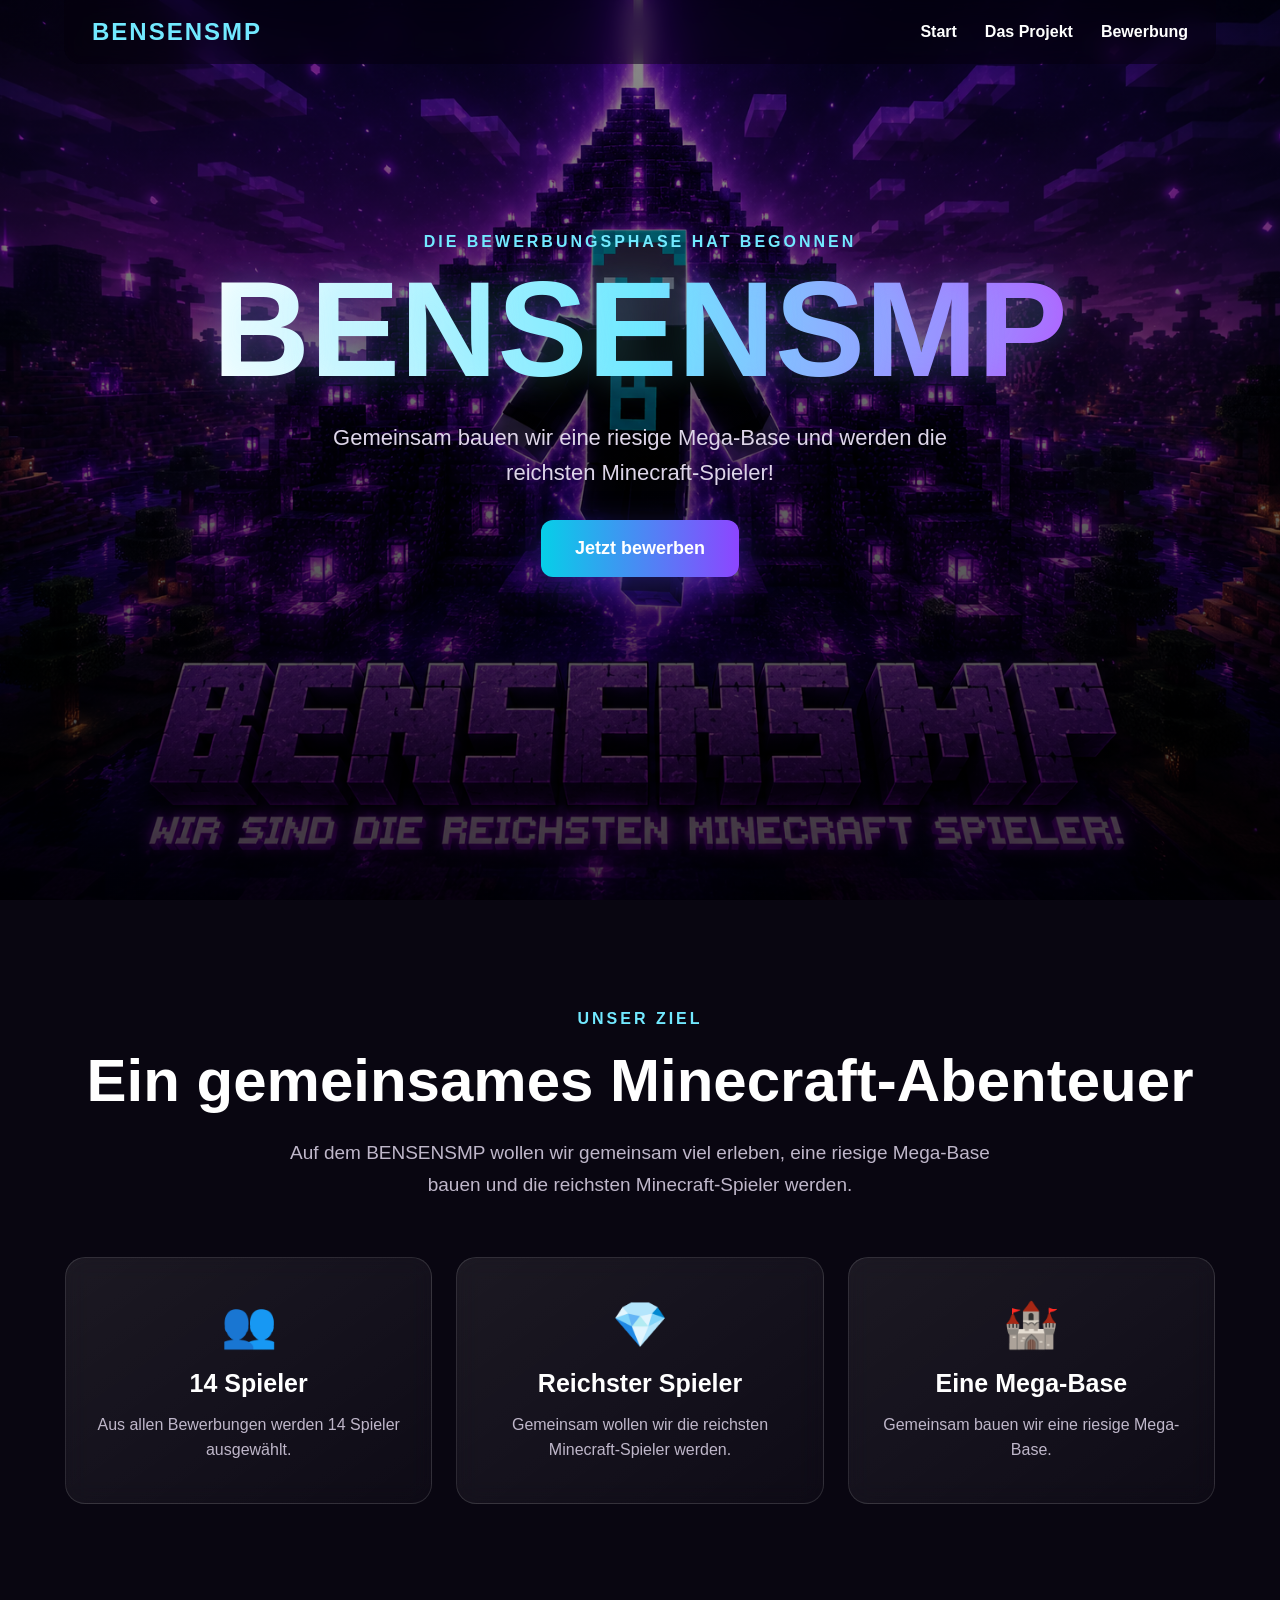
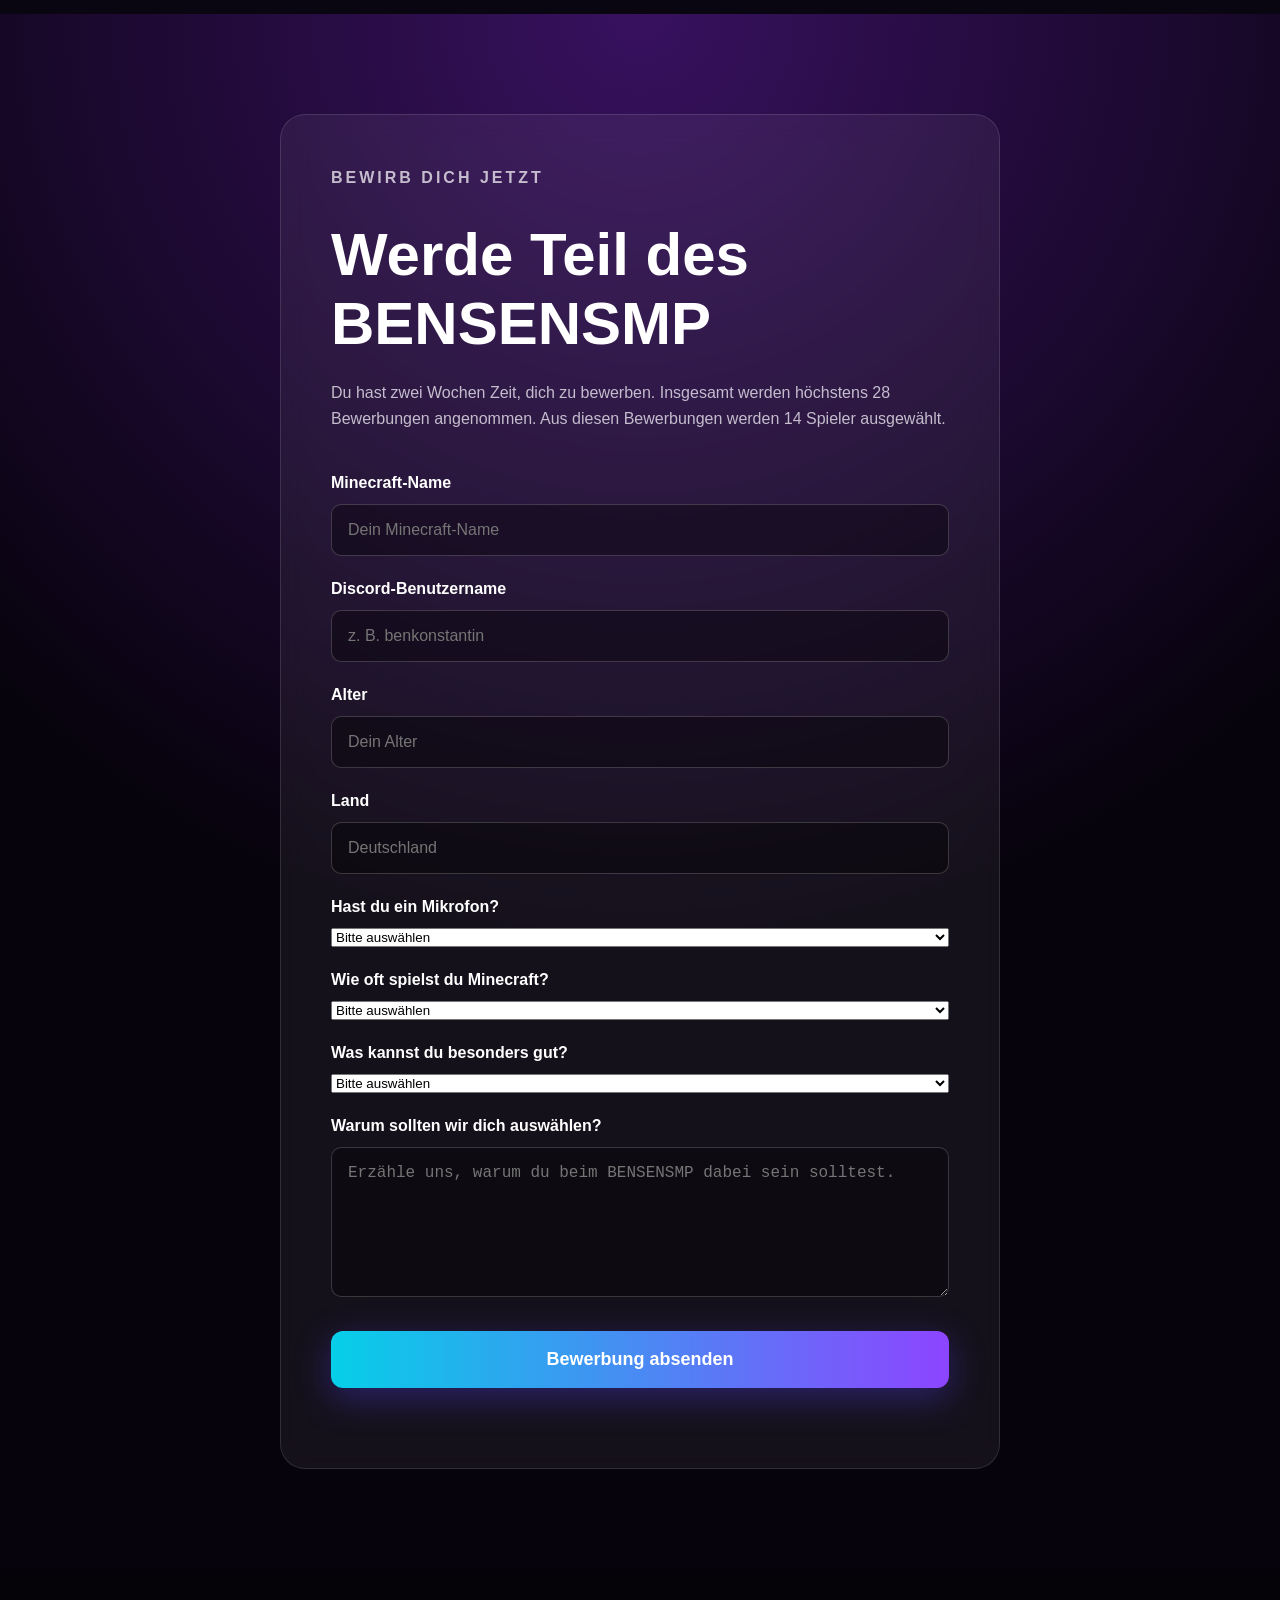
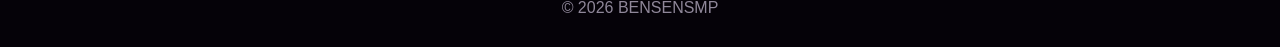
<file: index.html>
<!DOCTYPE html>
<html lang="de">
<head>
    <meta charset="UTF-8">
    <meta name="viewport" content="width=device-width, initial-scale=1.0">

    <title>BENSENSMP – Bewerbung</title>

    <link rel="stylesheet" href="style.css">
</head>

<body>

<header class="hero">

    <nav class="navigation">

        <div class="logo">
            BENSENSMP
        </div>

        <div class="nav-links">
            <a href="#start">Start</a>
            <a href="#projekt">Das Projekt</a>
            <a href="#bewerbung">Bewerbung</a>
        </div>

    </nav>

    <section id="start" class="hero-content">

        <p class="small-title">
            DIE BEWERBUNGSPHASE HAT BEGONNEN
        </p>

        <h1>
            BENSENSMP
        </h1>

        <p class="hero-text">
            Gemeinsam bauen wir eine riesige Mega-Base
            und werden die reichsten Minecraft-Spieler!
        </p>

        <a class="main-button" href="#bewerbung">
            Jetzt bewerben
        </a>







    </section>

</header>

<main>

    <section id="projekt" class="section">

        <p class="section-label">
            UNSER ZIEL
        </p>

        <h2>
            Ein gemeinsames Minecraft-Abenteuer
        </h2>

        <p class="section-description">
            Auf dem BENSENSMP wollen wir gemeinsam viel erleben,
            eine riesige Mega-Base bauen und die reichsten
            Minecraft-Spieler werden.
        </p>

        <div class="cards">

            <article class="card">

                <div class="card-icon">
                    👥
                </div>

                <h3>
                    14 Spieler
                </h3>

                <p>
                    Aus allen Bewerbungen werden 14 Spieler ausgewählt.
                </p>

            </article>

            <article class="card">

                <div class="card-icon">
                    💎
                </div>

                <h3>
                    Reichster Spieler
                </h3>

                <p>
                    Gemeinsam wollen wir die reichsten Minecraft-Spieler werden.
                </p>

            </article>

            <article class="card">

                <div class="card-icon">
                    🏰
                </div>

                <h3>
                    Eine Mega-Base
                </h3>

                <p>
                    Gemeinsam bauen wir eine riesige Mega-Base.
                </p>

            </article>

        </div>

    </section>

    <section id="bewerbung" class="application-section">

        <div class="application-box">

            <p class="section-label">
                BEWIRB DICH JETZT
            </p>

            <h2>
                Werde Teil des BENSENSMP
            </h2>

            <p>
                Du hast zwei Wochen Zeit, dich zu bewerben.
                Insgesamt werden höchstens 28 Bewerbungen angenommen.
                Aus diesen Bewerbungen werden 14 Spieler ausgewählt.
            </p>

            <form
                    id="applicationForm"
                    action="https://formspree.io/f/xbdnjyjr"
                    method="POST"
            >

                <label for="minecraftName">
                    Minecraft-Name
                </label>

                <input
                        id="minecraftName"
                        name="minecraftName"
                        type="text"
                        placeholder="Dein Minecraft-Name"
                        required
                >

                <label for="discord">
                    Discord-Benutzername
                </label>

                <input
                        id="discord"
                        name="discord"
                        type="text"
                        placeholder="z. B. benkonstantin"
                        required
                >

                <label for="age">
                    Alter
                </label>

                <input
                        id="age"
                        name="age"
                        type="number"
                        placeholder="Dein Alter"
                        min="8"
                        max="99"
                        required
                >

                <label for="country">
                    Land
                </label>

                <input
                        id="country"
                        name="country"
                        type="text"
                        placeholder="Deutschland"
                        required
                >

                <label for="microphone">
                    Hast du ein Mikrofon?
                </label>

                <select
                        id="microphone"
                        name="microphone"
                        required
                >
                    <option value="">Bitte auswählen</option>
                    <option value="Ja">Ja</option>
                    <option value="Nein">Nein</option>
                </select>

                <label for="activity">
                    Wie oft spielst du Minecraft?
                </label>

                <select
                        id="activity"
                        name="activity"
                        required
                >
                    <option value="">Bitte auswählen</option>
                    <option value="Täglich">Täglich</option>
                    <option value="Mehrmals pro Woche">
                        Mehrmals pro Woche
                    </option>
                    <option value="1–2 Mal pro Woche">
                        1–2 Mal pro Woche
                    </option>
                    <option value="Selten">Selten</option>
                </select>

                <label for="strength">
                    Was kannst du besonders gut?
                </label>

                <select
                        id="strength"
                        name="strength"
                        required
                >
                    <option value="">Bitte auswählen</option>
                    <option value="Bauen">Bauen</option>
                    <option value="Redstone">Redstone</option>
                    <option value="PvP">PvP</option>
                    <option value="Farmen">Farmen</option>
                    <option value="Alles ein bisschen">
                        Alles ein bisschen
                    </option>
                </select>

                <label for="reason">
                    Warum sollten wir dich auswählen?
                </label>

                <textarea
                        id="reason"
                        name="reason"
                        placeholder="Erzähle uns, warum du beim BENSENSMP dabei sein solltest."
                        required
                ></textarea>

                <button type="submit">
                    Bewerbung absenden
                </button>

            </form>

            <p id="message"></p>

        </div>

    </section>

</main>

<footer>

    <p>
        © 2026 BENSENSMP
    </p>

</footer>

<script src="script.js"></script>

</body>
</html>
</file>
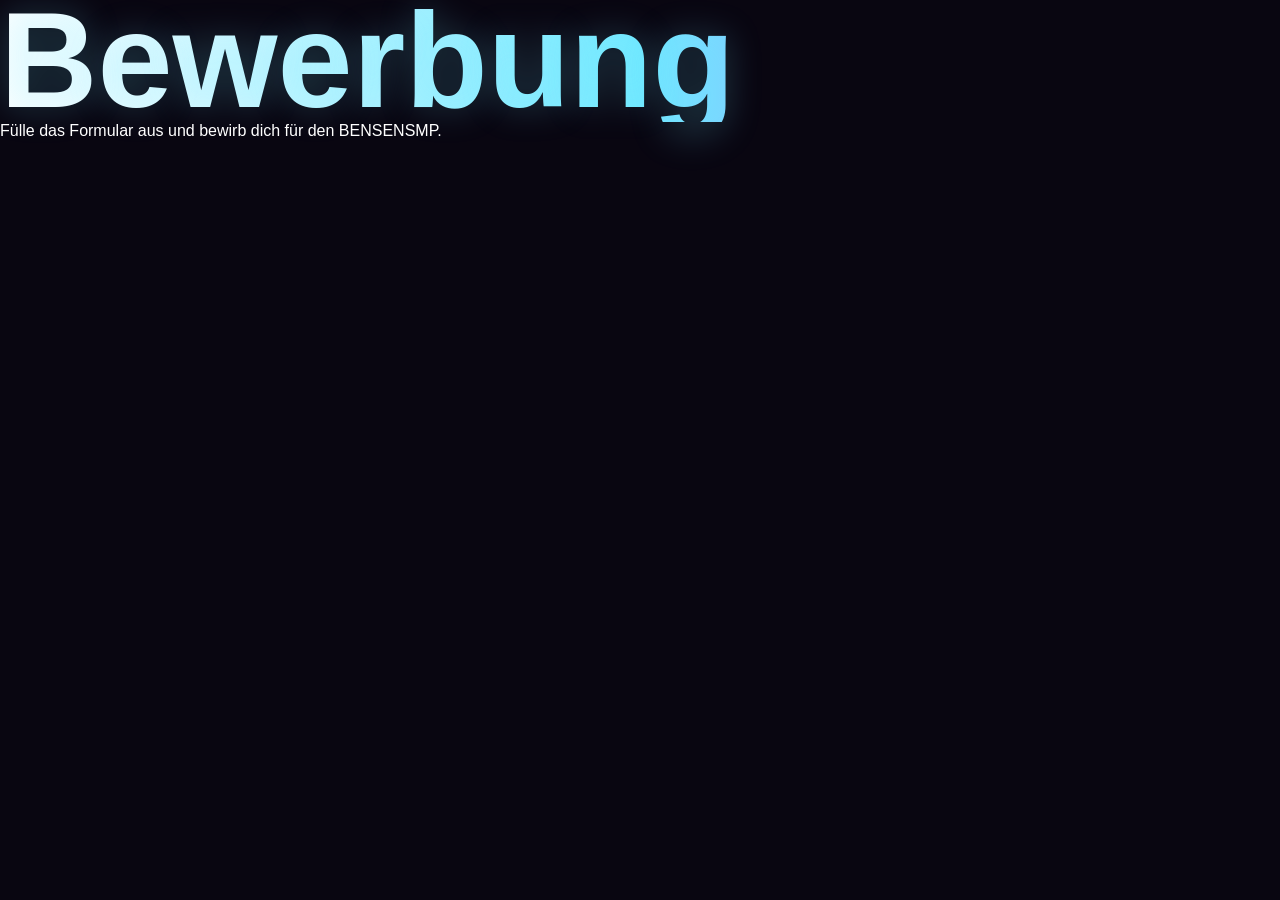
<file: bewerbung.html>
<!DOCTYPE html>
<html lang="de">

<head>
  <meta charset="UTF-8">
  <title>Bewerbung | BENSENSMP</title>

  <link rel="stylesheet" href="style.css">
</head>

<body>

<h1>Bewerbung</h1>

<p>Fülle das Formular aus und bewirb dich für den BENSENSMP.</p>

</body>

</html>
</file>
<file: style.css>
* {
    box-sizing: border-box;
    margin: 0;
    padding: 0;
}

html {
    scroll-behavior: smooth;
}

body {
    background: #090611;
    color: white;
    font-family: Arial, Helvetica, sans-serif;
}

.hero {
    min-height: 100vh;

    background-image:
        linear-gradient(rgba(0, 0, 0, 0.45), rgba(0, 0, 0, 0.75)),
        url("hero.png");

    background-size: cover;
    background-position: center;
    background-repeat: no-repeat;
}

.navigation {
    width: min(1200px, 90%);
    margin: auto;
    padding: 28px 0;

    display: flex;
    justify-content: space-between;
    align-items: center;
}

.logo {
    color: #72e9ff;
    font-size: 24px;
    font-weight: 900;
    letter-spacing: 2px;
}

.nav-links {
    display: flex;
    gap: 28px;
}

.nav-links a {
    color: white;
    text-decoration: none;
    font-weight: bold;
}

.nav-links a:hover {
    color: #72e9ff;
}

.hero-content {
    width: min(900px, 90%);
    min-height: calc(100vh - 90px);
    margin: auto;

    display: flex;
    flex-direction: column;
    justify-content: center;
    align-items: center;

    text-align: center;
}

.small-title,
.section-label {
    color: #72e9ff;
    font-weight: bold;
    letter-spacing: 3px;
    margin-bottom: 18px;
}

h1 {
    font-size: clamp(60px, 11vw, 135px);
    line-height: 0.9;

    background: linear-gradient(90deg, #ffffff, #72e9ff, #b45cff);
    -webkit-background-clip: text;
    color: transparent;

    text-shadow: 0 0 35px rgba(112, 231, 255, 0.25);
}

.hero-text {
    max-width: 700px;
    margin: 30px 0;
    font-size: 22px;
    line-height: 1.6;
    color: #ddd5e8;
}

.main-button,
button {
    display: inline-block;

    background: linear-gradient(90deg, #06cfe8, #8d45ff);
    color: white;

    border: none;
    border-radius: 12px;

    padding: 18px 34px;

    font-size: 18px;
    font-weight: bold;
    text-decoration: none;

    cursor: pointer;
    box-shadow: 0 10px 35px rgba(87, 66, 255, 0.35);
    transition: transform 0.2s, box-shadow 0.2s;
}

.main-button:hover,
button:hover {
    transform: translateY(-3px);
    box-shadow: 0 15px 45px rgba(87, 66, 255, 0.55);
}

.section {
    width: min(1150px, 90%);
    margin: auto;
    padding: 110px 0;
    text-align: center;
}

.section h2,
.application-box h2 {
    font-size: clamp(35px, 6vw, 60px);
    margin-bottom: 22px;
}

.section-description {
    max-width: 750px;
    margin: auto;
    color: #bfb7ca;
    font-size: 19px;
    line-height: 1.7;
}

.cards {
    display: grid;
    grid-template-columns: repeat(3, 1fr);
    gap: 24px;
    margin-top: 55px;
}

.card {
    padding: 40px 25px;
    border: 1px solid rgba(255, 255, 255, 0.12);
    border-radius: 20px;

    background: linear-gradient(
        145deg,
        rgba(255, 255, 255, 0.08),
        rgba(255, 255, 255, 0.025)
    );

    backdrop-filter: blur(12px);
}

.card-icon {
    font-size: 45px;
    margin-bottom: 18px;
}

.card h3 {
    font-size: 25px;
    margin-bottom: 14px;
}

.card p {
    color: #bfb7ca;
    line-height: 1.6;
}

.application-section {
    padding: 100px 20px;
    background:
        radial-gradient(circle at top, #38115f, transparent 55%),
        #07030d;
}

.application-box {
    width: min(720px, 100%);
    margin: auto;
    padding: 50px;

    border: 1px solid rgba(255, 255, 255, 0.12);
    border-radius: 25px;

    background: rgba(255, 255, 255, 0.06);
    backdrop-filter: blur(14px);
}

.application-box > p {
    color: #c5bdce;
    line-height: 1.6;
    margin-bottom: 30px;
}

form {
    display: flex;
    flex-direction: column;
    gap: 12px;
}

label {
    margin-top: 12px;
    text-align: left;
    font-weight: bold;
}

input,
textarea {
    width: 100%;
    padding: 16px;

    background: rgba(0, 0, 0, 0.35);
    color: white;

    border: 1px solid rgba(255, 255, 255, 0.18);
    border-radius: 10px;

    font-size: 16px;
    outline: none;
}

input:focus,
textarea:focus {
    border-color: #72e9ff;
}

textarea {
    min-height: 150px;
    resize: vertical;
}

form button {
    margin-top: 22px;
}

#message {
    margin-top: 25px;
    font-weight: bold;
    color: #72e9ff;
}

footer {
    padding: 30px;
    text-align: center;
    color: #8f8799;
    background: #050208;
}

@media (max-width: 800px) {
    .navigation {
        flex-direction: column;
        gap: 22px;
    }

    .nav-links {
        gap: 16px;
        font-size: 14px;
    }

    .cards {
        grid-template-columns: 1fr;
    }

    .application-box {
        padding: 30px 20px;
    }

    .hero-text {
        font-size: 18px;
    }
}

.navigation {
    position: absolute;
    top: 0;
    left: 50%;
    transform: translateX(-50%);
    z-index: 10;

    background: rgba(5, 2, 12, 0.45);
    backdrop-filter: blur(12px);

    padding: 18px 28px;
    border-radius: 0 0 18px 18px;
}
.nav-links a {
    transition: color 0.2s, transform 0.2s;
}

.nav-links a:hover {
    color: #b45cff;
    transform: translateY(-2px);
}
.server-status {
    margin-top: 25px;
    padding: 20px 30px;

    background: rgba(0, 0, 0, 0.4);

    border: 1px solid rgba(255, 255, 255, 0.15);
    border-radius: 16px;

    backdrop-filter: blur(10px);
    text-align: center;
}
</file>
